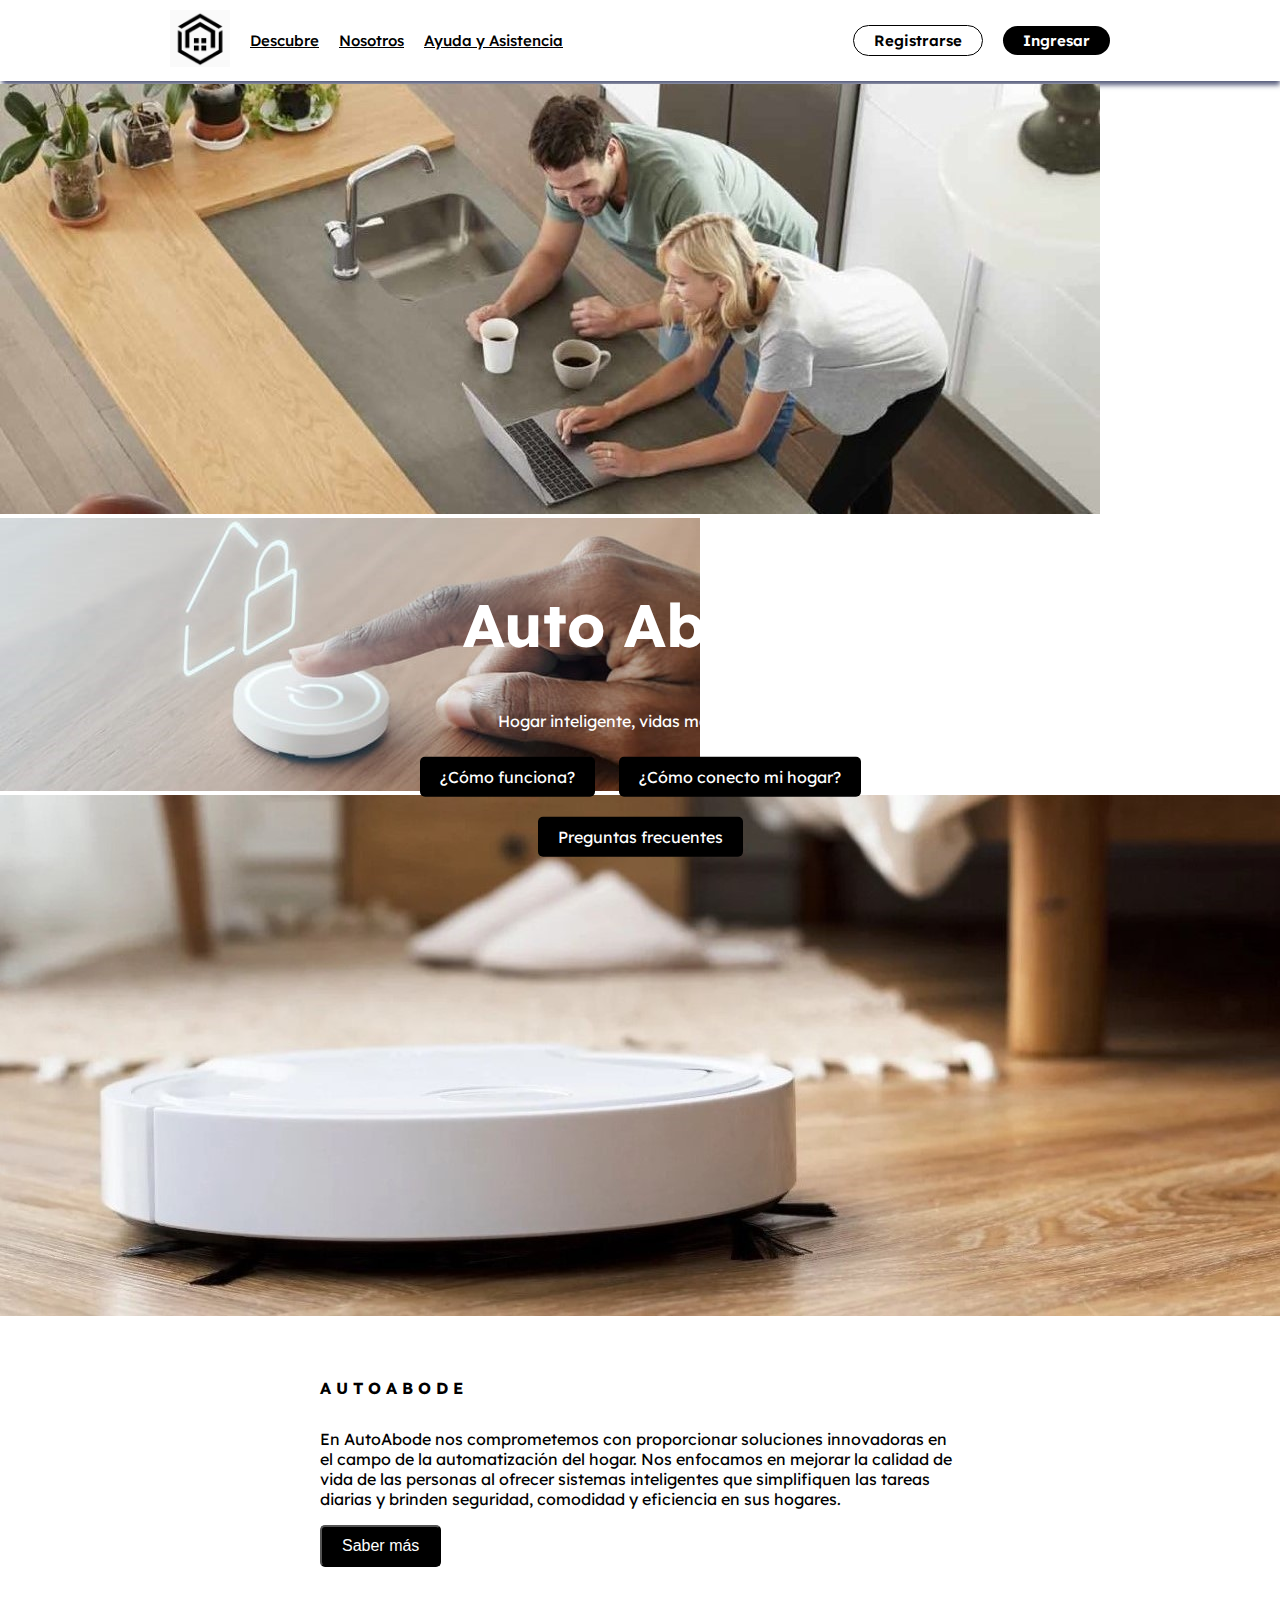
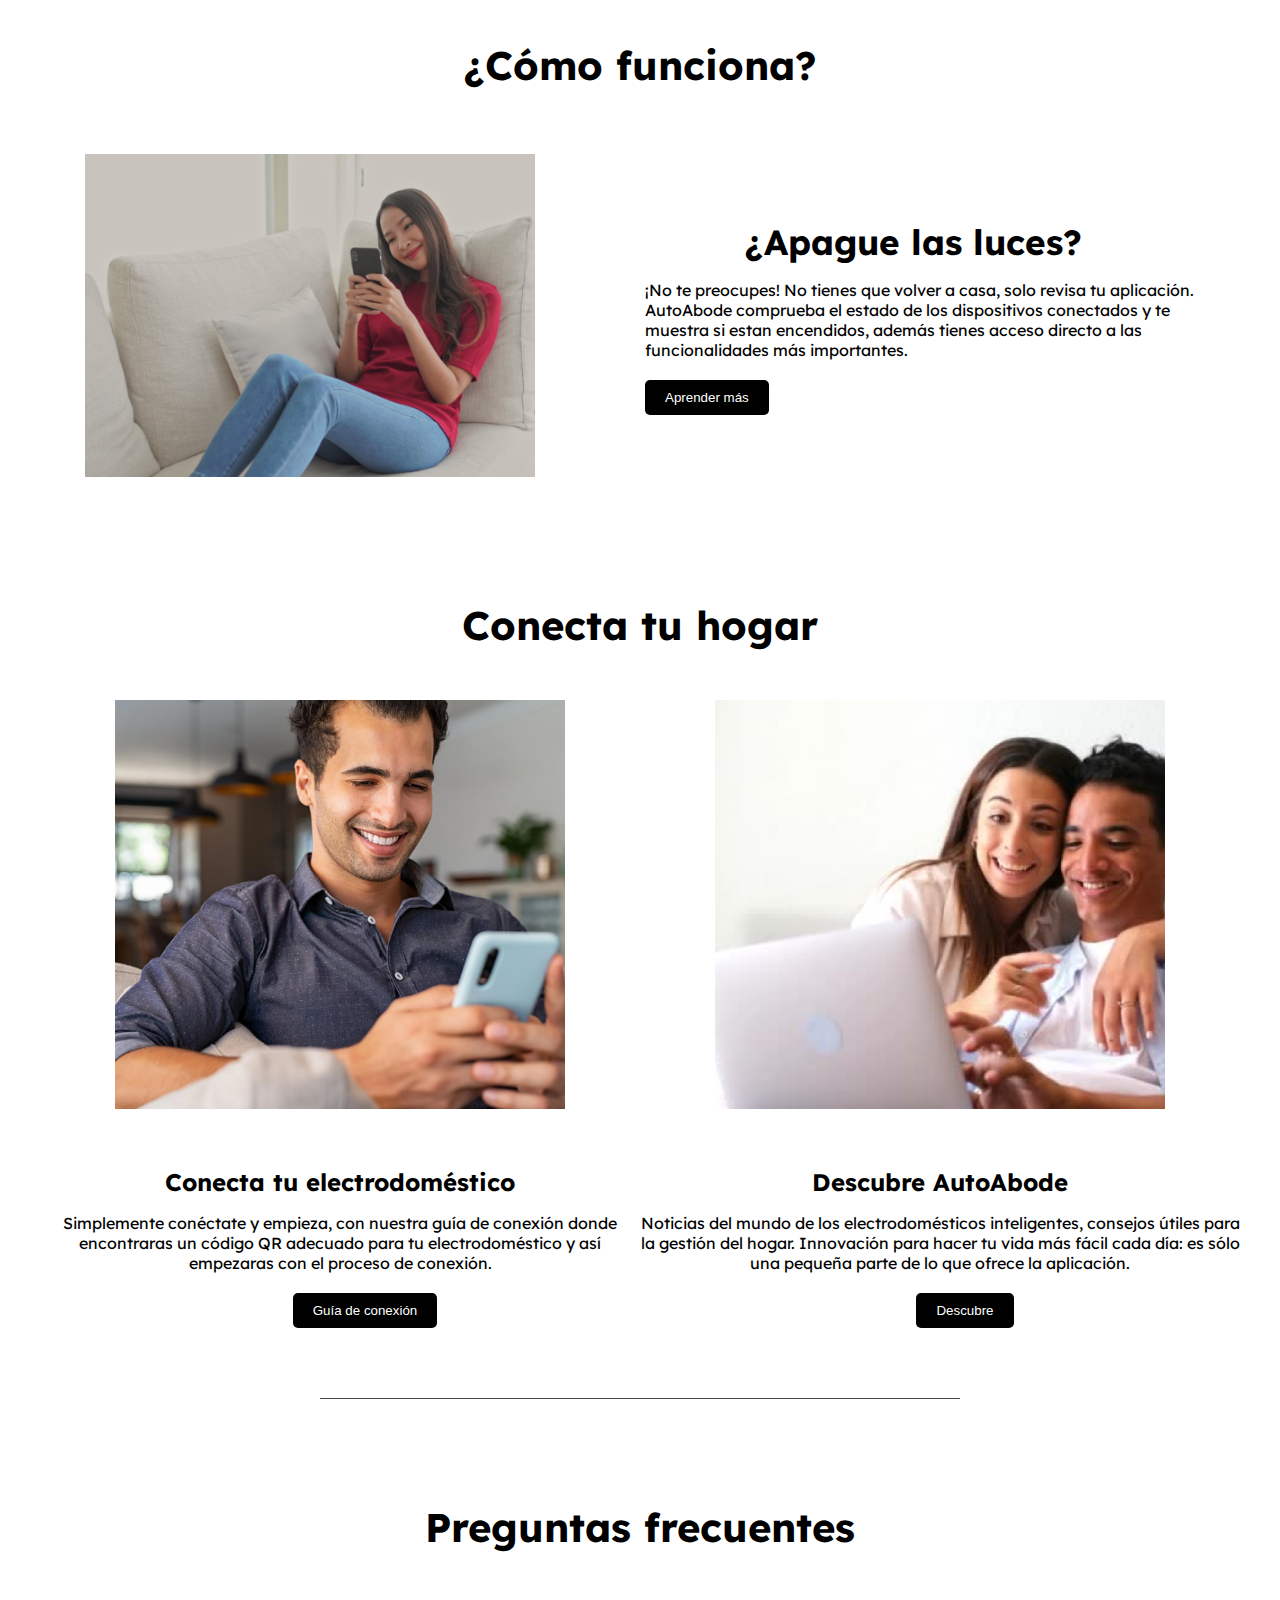
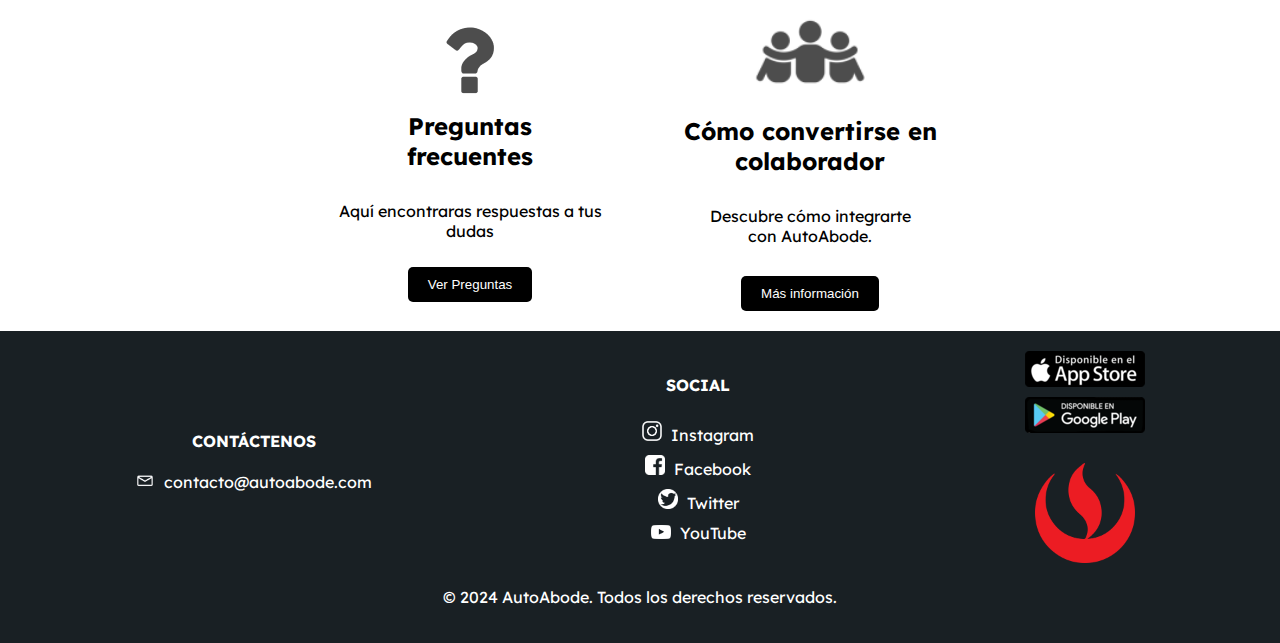
<file: index.html>
<!DOCTYPE html>
<html>
    <head>
      <meta charset="utf-8">
      <meta http-equiv="X-UA-Compatible" content="IE=edge">
      <title>AutoAbode</title>
      <meta name="description" content="">
      <meta name="viewport" content="width=device-width, initial-scale=1">
      <link rel="icon" href="./img/autoabode-logo.png">
      <link rel="preconnect" href="https://fonts.googleapis.com">
      <link rel="preconnect" href="https://fonts.gstatic.com" crossorigin>
      <link href="https://fonts.googleapis.com/css2?family=Lexend:wght@100..900&display=swap" rel="stylesheet">
      <link href="https://cdn.jsdelivr.net/npm/bootstrap@5.2.2/dist/css/bootstrap.min.css" rel="stylesheet" integrity="sha384-Zenh87qX5JnK2Jl0vWa8Ck2rdkQ2Bzep5IDxbcnCeuOxjzrPF/et3URy9Bv1WTRi" crossorigin="anonymous">
      <link rel="stylesheet" href="./css/style.css">
    </head>
    <body>
      <header class="navbar">
        <div class="navbar-left">
          <a class="navbar-brand" href="./navbar/inicio.html">
            <img src="./img/autoabode-logo.png" alt="Logo" width="60" height="auto" class="d-inline-block align-text-center">
          </a>
          <a class="nav-link" href="./navbar/descubre.html">Descubre</a>
          <a class="nav-link" href="./navbar/nosotros.html">Nosotros</a>
          <a class="nav-link" href="./navbar/ayuda-asistencia.html">Ayuda y Asistencia</a>
        </div>
        <div class="navbar-right">
          <div class="sign-in">Registrarse</div>
          <div class="join-now">Ingresar</div>
        </div>
      </header>
      <div id="carouselExampleDark" class="carousel carousel-dark slide" data-bs-ride="carousel">
        <div class="carousel-inner">
          <div class="carousel-item active" data-bs-interval="3000">
            <img src="./img/carousel1.jpg" class="d-block w-100" alt="picture1">
            <div class="carousel-caption d-none d-md-block"></div>
          </div>
          <div class="carousel-item" data-bs-interval="3000">
            <img src="./img/carousel2.jpg" class="d-block w-100" alt="picture1">
            <div class="carousel-caption d-none d-md-block"></div>
          </div>
          <div class="carousel-item" data-bs-interval="3000">
            <img src="./img/carousel3.jpg" class="d-block w-100" alt="picture1">
            <div class="carousel-caption d-none d-md-block"></div>
          </div>
        </div>
        <div class="carousel-options">
          <div class="overlay-content">
              <h2>Auto Abode</h2>
              <p>Hogar inteligente, vidas más simples.</p>
              <a href="#seccion1" class="overlay-button">¿Cómo funciona?</a>
              <a href="#seccion2" class="overlay-button">¿Cómo conecto mi hogar?</a>
              <a href="#seccion3" class="overlay-button">Preguntas frecuentes</a>
          </div>
      </div>
      </div>
      <div class="productos">
        <div class="productos-title">
          <h4>A U T O A B O D E</h4>
          <p>En AutoAbode nos comprometemos con proporcionar soluciones innovadoras en el campo de la automatización del hogar. Nos enfocamos en mejorar la calidad de vida de las personas al ofrecer sistemas inteligentes que simplifiquen las tareas diarias y brinden seguridad, comodidad y eficiencia en sus hogares.</p>
        </div>
        <button class="saber-mas" href="./navbar/nosotros.html">Saber más</button>
      </div>
      <div class="how-it-works" id="seccion1">
        <h2>¿Cómo funciona?</h2>
        <div class="how-it-works-content">
          <div class="how-it-works-details">
            <img src="./img/how-it-works.png" alt="Cómo funciona" class="how-it-works-image">
            <div>
              <h3>¿Apague las luces?</h3>
              <p>¡No te preocupes! No tienes que volver a casa, solo revisa tu aplicación. AutoAbode comprueba el estado de los dispositivos conectados y te muestra si estan encendidos, además tienes acceso directo a las funcionalidades más importantes.</p>
              <button class="learn-more">Aprender más</button>
            </div>
          </div>
        </div>
      </div>
      <div class="connect-home" id="seccion2">
        <h2>Conecta tu hogar</h2>
        <div class="connect-home-content">
            <div class="connect-home-images">
                <img src="./img/connect-image1.png" alt="Imagen1">
                <div class="connect-home-text">
                    <h3>Conecta tu electrodoméstico</h3>
                    <p>Simplemente conéctate y empieza, con nuestra guía de conexión donde encontraras un código QR adecuado para tu electrodoméstico y así empezaras con el proceso de conexión.</p>
                    <button class="learn-more">Guía de conexión</button>
                </div>
            </div>
            <div class="connect-home-images">
                <img src="./img/connect-image2.png" alt="Imagen2">
                <div class="connect-home-text">
                    <h3>Descubre AutoAbode</h3>
                    <p>Noticias del mundo de los electrodomésticos inteligentes, consejos útiles para la gestión del hogar. Innovación para hacer tu vida más fácil cada día: es sólo una pequeña parte de lo que ofrece la aplicación.</p>
                    <button class="learn-more">Descubre</button>
                </div>
            </div>
        </div>
      </div>

      <hr class="separator">
      
      <div class="faq-section" id="seccion3">
        <h2>Preguntas frecuentes</h2>
        <div class="faq-content">
            <div class="faq-item">
                <div class="faq-image">
                    <img src="./img/faq-icon.png" alt="Imagen 1">
                </div>
                <h3>Preguntas frecuentes</h3>
                <p>Aquí encontraras respuestas a tus dudas</p>
                <div class="button-container">
                  <button class="faq-button">Ver Preguntas</button>
              </div>
            </div>
            <div class="faq-item">
                <div class="faq-image">
                    <img src="./img/colaboradores-icon.png" alt="Imagen 2">
                </div>
                <h3>Cómo convertirse en colaborador</h3>
                <p>Descubre cómo integrarte con AutoAbode.</p>
                <div class="button-container">
                  <button class="faq-button">Más información</button>
              </div>
            </div>
        </div>
      </div>

      <footer class="footer">
        <div class="footer-content">
            <div class="contacto">
            <h4>CONTÁCTENOS</h4>
            <p><img src="./img/email-icon.png" alt="telef" class="contacto-icon"> contacto@autoabode.com</p>
            </div>
            <div class="redes-sociales">
            <h4>SOCIAL</h4>
            <p>
                <a href="#" class="social-link"><img src="./img/instagram-logo.png" alt="Instagram" class="social-icon">
              Instagram</a>
                <a href="#" class="social-link"><img src="./img/facebook-logo.png" alt="Facebook" class="social-icon">
              Facebook</a>
                <a href="#" class="social-link"><img src="./img/twitter-logo.png" alt="Twitter" class="social-icon">
              Twitter</a>
                <a href="#" class="social-link"><img src="./img/youtube-logo.png" alt="YouTube" class="social-icon">
              YouTube</a>
            </p>
            </div>
            <div class="apps">
                <img src="./img/appstore.webp" alt="appstore" class="app-icon">
                <img src="./img/playstore.webp" alt="playstore" class="app-icon">
                <img src="./img/upc-logo.png" alt="playstore" class="app-icon-upc">
                </div>
        </div>
        <div class="copy">
            <p>&copy; 2024 AutoAbode. Todos los derechos reservados.</p>
        </div>
    </footer>
      <script src="https://cdn.jsdelivr.net/npm/bootstrap@5.2.2/dist/js/bootstrap.bundle.min.js" integrity="sha384-OERcA2EqjJCMA+/3y+gxIOqMEjwtxJY7qPCqsdltbNJuaOe923+mo//f6V8Qbsw3" crossorigin="anonymous"></script>
    </body>
</html>
</file>
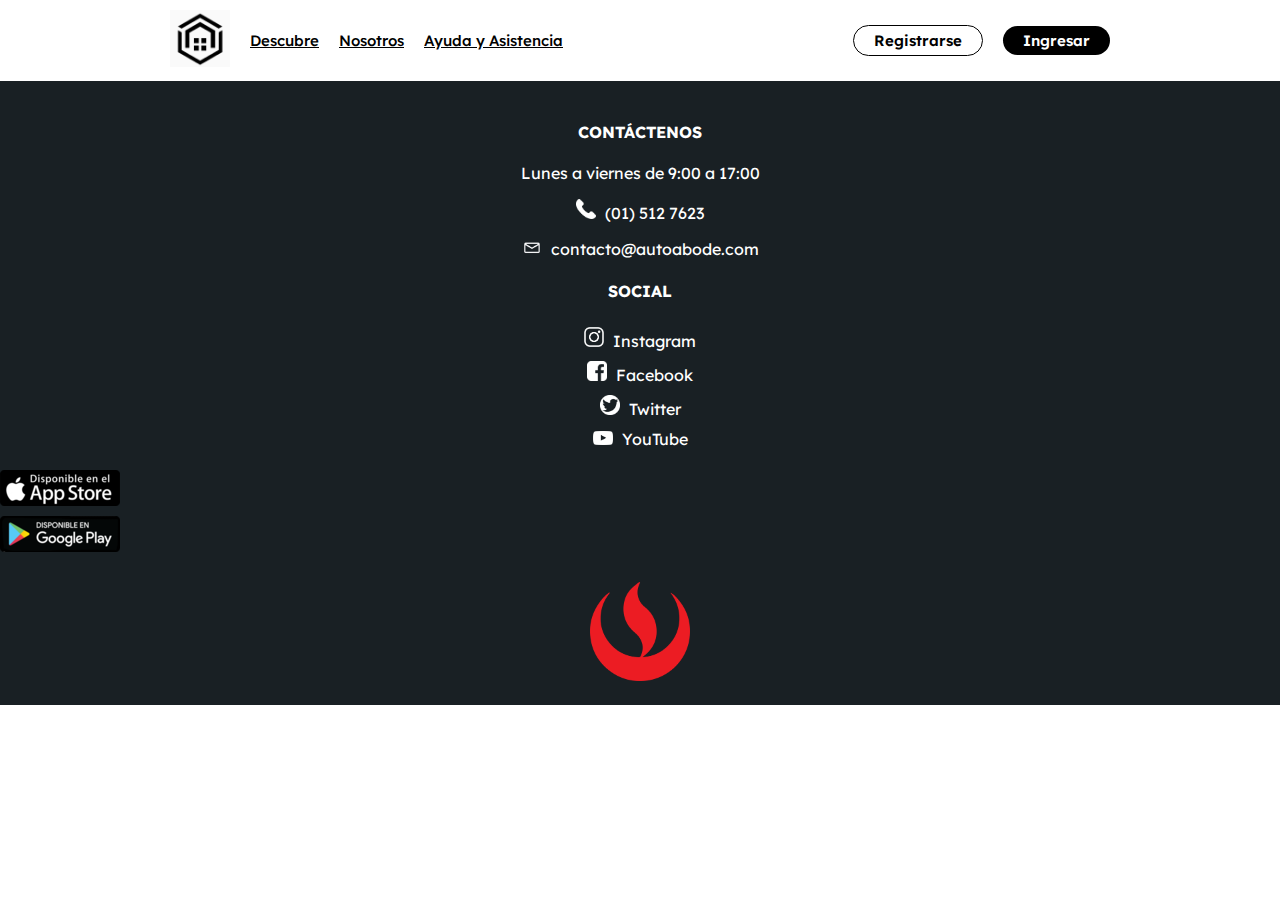
<file: navbar/ayuda-asistencia.html>
<!DOCTYPE html>
<html>
    <head>
      <meta charset="utf-8">
      <meta http-equiv="X-UA-Compatible" content="IE=edge">
      <title>AutoAbode</title>
      <meta name="description" content="">
      <meta name="viewport" content="width=device-width, initial-scale=1">
      <link rel="icon" href="../img/autoabode-logo.png">
      <link rel="preconnect" href="https://fonts.googleapis.com">
      <link rel="preconnect" href="https://fonts.gstatic.com" crossorigin>
      <link href="https://fonts.googleapis.com/css2?family=Lexend:wght@100..900&display=swap" rel="stylesheet">
      <link href="https://cdn.jsdelivr.net/npm/bootstrap@5.2.2/dist/css/bootstrap.min.css" rel="stylesheet" integrity="sha384-Zenh87qX5JnK2Jl0vWa8Ck2rdkQ2Bzep5IDxbcnCeuOxjzrPF/et3URy9Bv1WTRi" crossorigin="anonymous">
      <link rel="stylesheet" href="../css/style.css">
    </head>
    <body>
      <header class="navbar">
        <div class="navbar-left">
          <a class="navbar-brand" href="../index.html">
            <img src="../img/autoabode-logo.png" alt="Logo" width="60" height="auto" class="d-inline-block align-text-center">
          </a>
          <a class="nav-link" href="./descubre.html">Descubre</a>
          <a class="nav-link" href="./nosotros.html">Nosotros</a>
          <a class="nav-link" href="./ayuda-asistencia.html">Ayuda y Asistencia</a>
        </div>
        <div class="navbar-right">
          <div class="sign-in">Registrarse</div>
          <div class="join-now">Ingresar</div>
        </div>
      </header>
      <footer class="footer">
        <div class="contacto">
          <h4>CONTÁCTENOS</h4>
          
          <p>Lunes a viernes de 9:00 a 17:00</p>
          <p><img src="../img/telefono-icon.png" alt="Facebook" class="contacto-icon"> (01) 512 7623</p>
          <p><img src="../img/email-icon.png" alt="Facebook" class="contacto-icon"> contacto@autoabode.com</p>
        </div>
        <div class="redes-sociales">
          <h4>SOCIAL</h4>
          <p>
            <a href="#" class="social-link"><img src="../img/instagram-logo.png" alt="Facebook" class="social-icon"> Instagram</a>
            <a href="#" class="social-link"><img src="../img/facebook-logo.png" alt="Twitter" class="social-icon"> Facebook</a>
            <a href="#" class="social-link"><img src="../img/twitter-logo.png" alt="YouTube" class="social-icon"> Twitter</a>
            <a href="#" class="social-link"><img src="../img/youtube-logo.png" alt="Instagram" class="social-icon"> YouTube</a>
          </p>
        </div>
        <div class="imagenes">
          <img src="../img/appstore.webp" alt="appstore" class="app-icon">
          <img src="../img/playstore.webp" alt="playstore" class="app-icon">
          <img src="../img/upc-logo.png" alt="playstore" class="app-icon-upc">
        </div>
      </footer>
      <script src="https://cdn.jsdelivr.net/npm/bootstrap@5.2.2/dist/js/bootstrap.bundle.min.js" integrity="sha384-OERcA2EqjJCMA+/3y+gxIOqMEjwtxJY7qPCqsdltbNJuaOe923+mo//f6V8Qbsw3" crossorigin="anonymous"></script>
    </body>
</html>
</file>
<file: css/style.css>
.lexend-regular {
    font-family: "Lexend", sans-serif;
    font-optical-sizing: auto;
    font-weight: 300px;
    font-style: normal;
}

body {
    margin: 0px;
    font-family: Lexend;
}

.navbar {
    padding-left: 10rem;
    padding-right: 10rem;
    font-size: 15px;
    display: flex;
    justify-content: space-between;
    align-items: center;
    box-shadow: 1px 5px 5px -1px rgba(25, 32, 76, 0.75);
    -webkit-box-shadow: 1px 5px 5px -1px rgba(25, 32, 76, 0.75);
    -moz-box-shadow: 1px 5px 5px -1px rgba(25, 32, 76, 0.75);
}

.navbar-left a {
    font-weight: 500;
    color: black;
    font-family: Lexend;
}

.navbar-left a:hover {
    color: gray;
}

.navbar-left,
.navbar-right {
    display: flex;
    align-items: center;
    font-family: Lexend;
}

.navbar-left>*,
.navbar-right>* {
    margin: 10px;
}

.sign-in,
.join-now {
    font-weight: 600;
    border-radius: 40px;
    padding: 5px 20px 5px 20px;
}

.sign-in {
    border: 1px solid black;
    color: black;
}

.join-now {
    background-color: black;
    color: white;
}

.join-now:hover {
    background-color: gray;
}

.sign-in:hover {
    background-color: gray;
}

.carousel-indicators [data-bs-target] {
    position: relative;
    width: 10px;
    height: 10px;
    border: none;
    border-radius: 24px;
}

.carousel {
    position: relative;
    display: flex;
    top: 3px;
}

.carousel-options {
    position: absolute;
    top: 50%;
    /* Centrar verticalmente */
    left: 50%;
    /* Centrar horizontalmente */
    transform: translate(-50%, -50%);
    /* Centrar absolutamente */
    z-index: 1;
    /* Asegurar que esté por encima de las imágenes */
}

.overlay-content {
    text-align: center;
    color: white;
}

.overlay-content h2 {
    font-size: 60px;
}

.overlay-button {
    display: inline-block;
    padding: 10px 20px;
    margin: 10px;
    background-color: black;
    color: white;
    text-decoration: none;
    border-radius: 5px;
}

.overlay-button:hover {
    background-color: gray;
    color: white;
}

.productos-title {
    position: relative;
    display: block;
    top: 40px;
    bottom: 50px;
}

.productos-title h4 {
    font-weight: 500px;
    position: relative;
    display: flexbox;
    padding: 0px 25%;
}

.productos-title p {
    font-weight: 500px;
    position: relative;
    display: flexbox;
    top: 10px;
    padding: 0px 25%;
}

.saber-mas {
    font-size: 16px;
    color: white;
    background-color: black;
    top: 20px;
    border-radius: 5px;
    padding: 10px 20px;
    margin-top: 50px;
    margin-left: 25%;
    cursor: pointer;
}

.saber-mas:hover {
    background-color: gray;
}

.how-it-works {
    margin-top: 20px;
    padding: 20px;
    text-align: center;
    /* Para centrar el texto dentro del contenedor */
}

.how-it-works h2 {
    text-align: center;
    font-size: 40px;
}

.how-it-works-content {
    display: flex;
    justify-content: center;
    align-items: center;
    margin-top: 20px;
}

.how-it-works-image {
    margin-top: 30px;
    max-width: 450px;
    margin-right: 60px;
}

.how-it-works-details {
    display: flex;
    /* Para alinear el contenido horizontalmente */
    justify-content: center;
    align-items: center;
    text-align: left;
    /* Alinear el texto a la izquierda */
}

.how-it-works-details>div {
    max-width: 600px;
    /* Limitar el ancho del contenido de texto */
}

.how-it-works-details h3 {
    font-size: 35px;
    margin-bottom: 10px;
    margin-left: 150px;
}

.how-it-works-details p {
    margin-bottom: 20px;
    margin-left: 50px;
}

.learn-more {
    background-color: black;
    color: white;
    padding: 10px 20px;
    border: none;
    border-radius: 5px;
    cursor: pointer;
    margin-left: 50px;
}

.learn-more:hover {
    background-color: gray;
}

.connect-home {
    margin-top: 50px;
    padding: 20px;
    text-align: center;
}

.connect-home h2 {
    text-align: center;
    font-size: 40px;
}

.connect-home-content {
    display: flex;
    justify-content: center;
    align-items: center;
    margin-top: 50px;
}

.connect-home-images {
    max-width: 600px;
    margin-bottom: 30px;
    /* Espacio entre la imagen y el texto */
}

.connect-home-images img {
    max-width: 450px;
    margin-bottom: 30px;
    /* Espacio entre la imagen y el texto */
}

.connect-home-text {
    text-align: center;
}

.connect-home-text h3 {
    font-size: 24px;
    margin-bottom: 10px;
}

.connect-home-text p {
    margin-bottom: 20px;
}

.learn-more {
    background-color: black;
    color: white;
    padding: 10px 20px;
    border: none;
    border-radius: 5px;
    cursor: pointer;
}

.learn-more:hover {
    background-color: gray;
}

.separator {
    border: none;
    border-top: 1px solid #494949;
    /* Establece el estilo de la línea */
    width: 50%;
    margin: 20px auto;
    /* Espacio alrededor de la línea */
}

.faq-section {
    text-align: center;
    margin-top: 50px;
    padding: 20px;
}

.faq-section h2 {
    font-size: 40px;
}

.faq-content {
    display: flex;
    justify-content: center;
    align-items: center;
    margin-top: 20px;
}

.faq-item {
    max-width: 300px;
    /* Ajusta el ancho máximo del contenedor de cada pregunta */
    margin: 0 20px;
    /* Espacio entre cada pregunta */
    text-align: center;
    /* Centra el contenido */
}

.faq-item .faq-image {
    margin-bottom: 10px;
    /* Espacio entre la imagen y la pregunta */
}

.faq-item .faq-image img {
    margin-top: 30px;
    max-width: 100%;
    /* Ajusta el tamaño máximo de la imagen al ancho del contenedor */
}

.faq-item h3 {
    font-size: 24px;
}

.faq-item p {
    margin-top: 30px;
}

.faq-item:nth-child(2) .faq-image img {

    max-width: auto;
    /* Cambia el ancho máximo de la imagen de la pregunta 2 */
    height: 73px;
    /* Mantiene la proporción de aspecto */
}

.faq-item:nth-child(1) h3 {
    max-width: 230px;
    margin: 0 auto;
}

.faq-item:nth-child(2) h3 {
    margin-bottom: 40px;
}

.faq-item:nth-child(2) p {
    margin: -10px auto 10px;
    /* Margen superior e inferior ajustado */
    max-width: 230px;
    /* Ajusta el ancho máximo del texto */

}

.button-container {
    text-align: center;
    /* Centra horizontalmente los botones */
}

.faq-button {
    background-color: #000;
    color: #fff;
    padding: 10px 20px;
    border: none;
    border-radius: 5px;
    cursor: pointer;
    margin-top: 10px;
    /* Espacio entre el párrafo y el botón */
}

.faq-button:hover {
    background-color: #333;
}

.faq-item:nth-child(2) .faq-button {
    margin-top: 20px;
    /* Ajusta el margen superior del segundo botón */
}

.footer {
    background-color: #192024;
    color: white;
    text-align: center;
    justify-content: space-around;
    align-items: center;
    padding: 20px 0;
}

.copy {
    margin-top: 20px;
    text-align: center;
}

.footer-content {
    /* Contenedor para los primeros tres divs */
    display: flex;
    justify-content: space-around;
    /* Mantiene el diseño original para los divs */
    align-items: center;
    text-align: center;
}

.social-link {
    padding: 5px 0;
    text-decoration: none;
    color: white;
    display: block;
}

.contacto-icon {
    width: 20px;
    height: auto;
    margin-right: 5px;
}

.social-icon {
    width: 20px;
    height: auto;
    margin-right: 5px;
}

.app-icon {
    display: flex;
    margin-bottom: 10px;
}

.app-icon-upc {
    width: 100px;
    margin-top: 20px;
}

.ultimo-sismo-title {
    position: relative;
    display: block;
    top: 40px;
    bottom: 50px;
}

.ultimo-sismo-text h4 {
    position: relative;
    margin-top: 30px;
    font-family: Lexend;
    font-weight: lighter;
    display: flexbox;
    padding: 0 350px;
}

.ultimo-sismo-text p {
    position: relative;
    margin-top: 10px;
    font-family: Lexend;
    font-weight: lighter;
    display: flexbox;
    top: 10px;
    padding: 0 350px;
}
</file>
